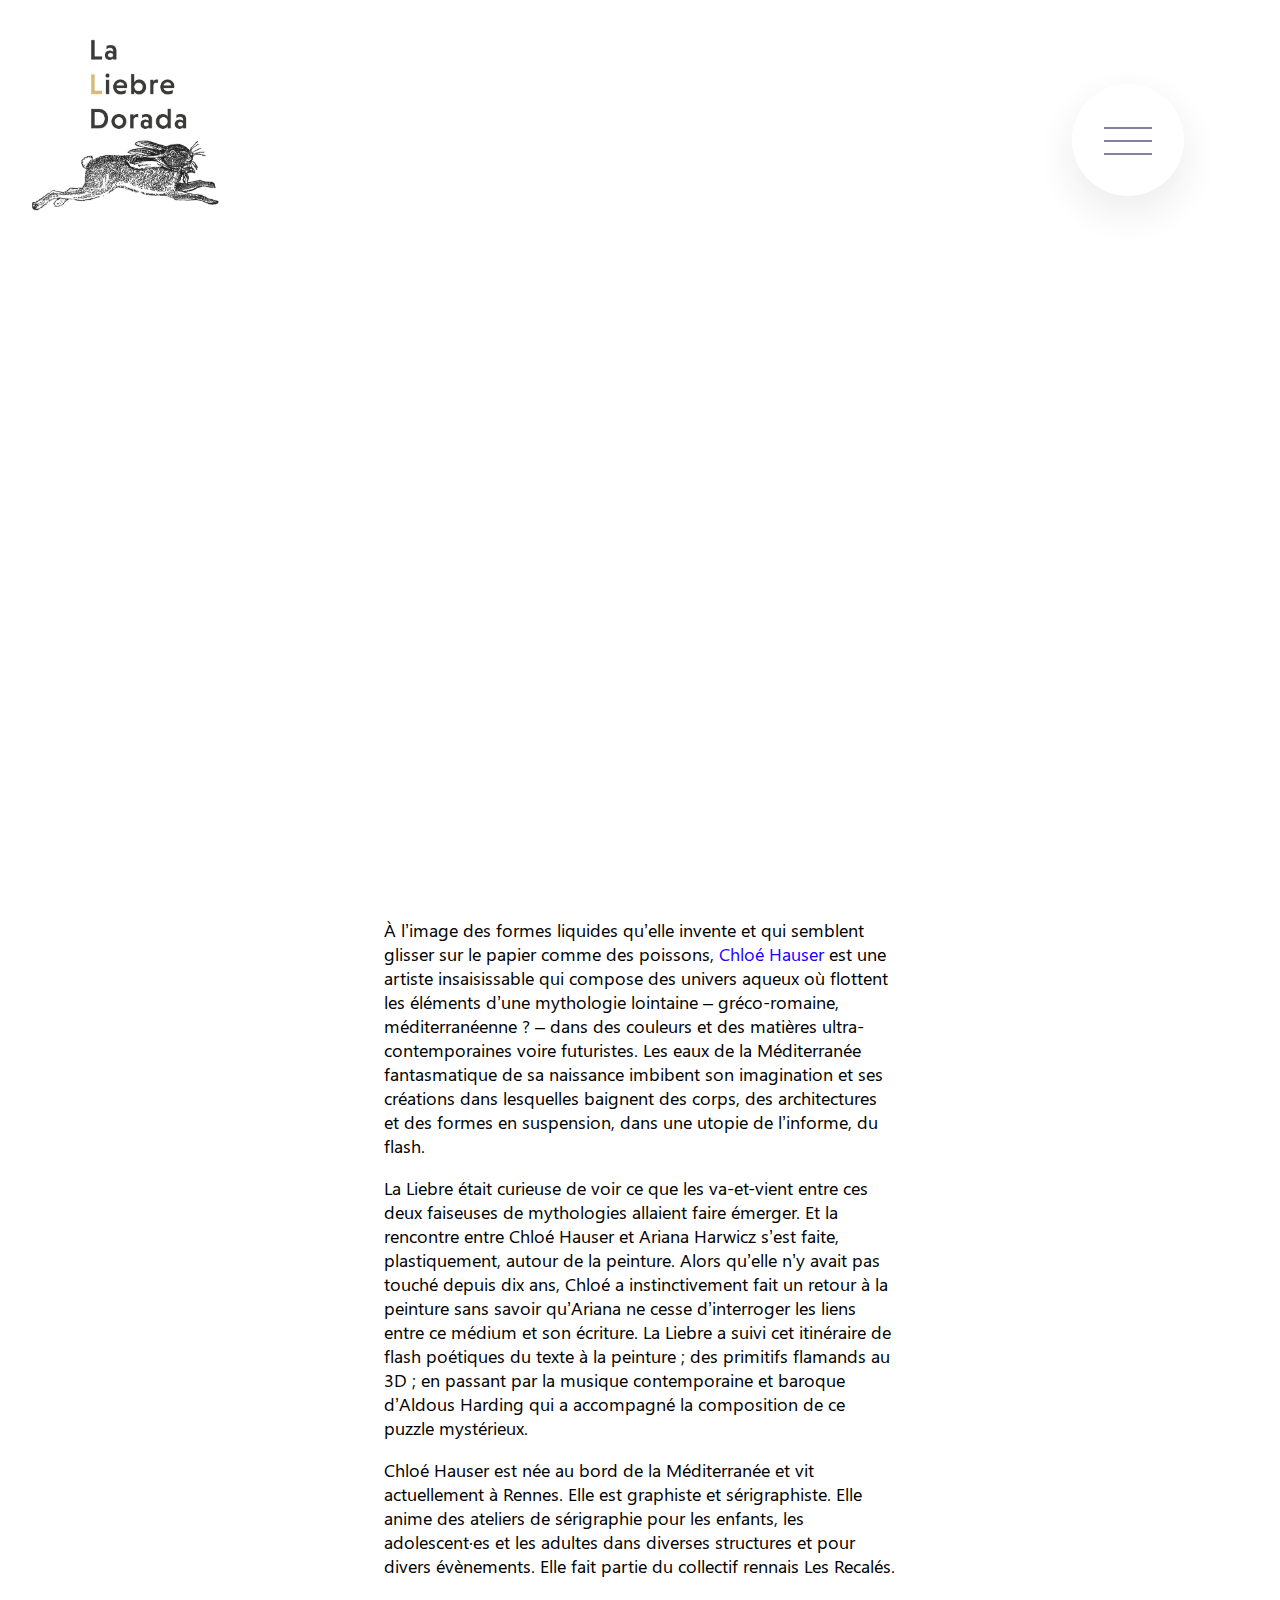
<file: artiste.html>
<!DOCTYPE html>
<html lang="fr">

<head>
    <meta charset="UTF-8">
    <meta name="viewport" content="width=device-width, initial-scale=1.0">
    <meta http-equiv="X-UA-Compatible" content="ie=edge">
    <title>Chloé Hauser</title>
    <link rel="stylesheet" href="style.css">
</head>

<body>
    <div class="navigation">
        <input type="checkbox" class="navigationCheckbox" id="navi">
        <label for="navi" class="navigationBtn">
    <span class="navigationIcon"></span>
</label>

        <div class="navigationBg"></div>

        <nav class="nav">
            <ul class="navigationListe">
                <li class="navigationItem">
                    <a href="france.html" class="liens">français</a>
                </li>
                <li class="navigationItem">
                    <a href="index.html" class="liens">español</a>
                </li>
                <li class="navigationItem">
                    <a href="breizh.html" class="liens">brezhoneg</a>
                </li>

                <li class="navigationItem">
                    <a href="autrice.html" target="blank" class="liens">L'autrice</a>
                </li>
                <li class="navigationItem">
                    <a href="artiste.html" target="blank" class="liens">L'artiste</a>
                </li>
                <li class="navigationItem">
                    <a href="https://laliebreeditions.wordpress.com " target="blank" class="liens">La Liebre</a>
                </li>
            </ul>

        </nav>
    </div>
    <div class="cover">
        <a href="https://laliebreeditions.wordpress.com" target="blank"><img class="logo" src="ressources/logo-liebre.jpeg" /></a>
        <h1 class="title">Ch<span class="dorada">l</span></l>oé Hauser</h1>
    </div>
    <div class="section">
        <p>
            À l’image des formes liquides qu’elle invente et qui semblent glisser sur le papier comme des poissons,
            <a href="http://chloe.hauser.free.fr/" traget="blank">Chloé Hauser</a> est une artiste insaisissable qui compose des univers aqueux où flottent les éléments d’une mythologie lointaine – gréco-romaine, méditerranéenne ? – dans des couleurs
            et des matières ultra-contemporaines voire futuristes. Les eaux de la Méditerranée fantasmatique de sa naissance imbibent son imagination et ses créations dans lesquelles baignent des corps, des architectures et des formes en suspension, dans
            une utopie de l’informe, du flash. </p>
        <p>La Liebre était curieuse de voir ce que les va-et-vient entre ces deux faiseuses de mythologies allaient faire émerger. Et la rencontre entre Chloé Hauser et Ariana Harwicz s’est faite, plastiquement, autour de la peinture. Alors qu’elle n’y avait
            pas touché depuis dix ans, Chloé a instinctivement fait un retour à la peinture sans savoir qu’Ariana ne cesse d’interroger les liens entre ce médium et son écriture. La Liebre a suivi cet itinéraire de flash poétiques du texte à la peinture
            ; des primitifs flamands au 3D ; en passant par la musique contemporaine et baroque d’Aldous Harding qui a accompagné la composition de ce puzzle mystérieux.
        </p>
        <p>Chloé Hauser est née au bord de la Méditerranée et vit actuellement à Rennes. Elle est graphiste et sérigraphiste. Elle anime des ateliers de sérigraphie pour les enfants, les adolescent·es et les adultes dans diverses structures et pour divers
            évènements. Elle fait partie du collectif rennais Les Recalés.
        </p>
    </div>
    <script src="https://cdnjs.cloudflare.com/ajax/libs/gsap/3.6.1/gsap.min.js "></script>
    <script src="app.js "></script>
</body>

</html>
</file>
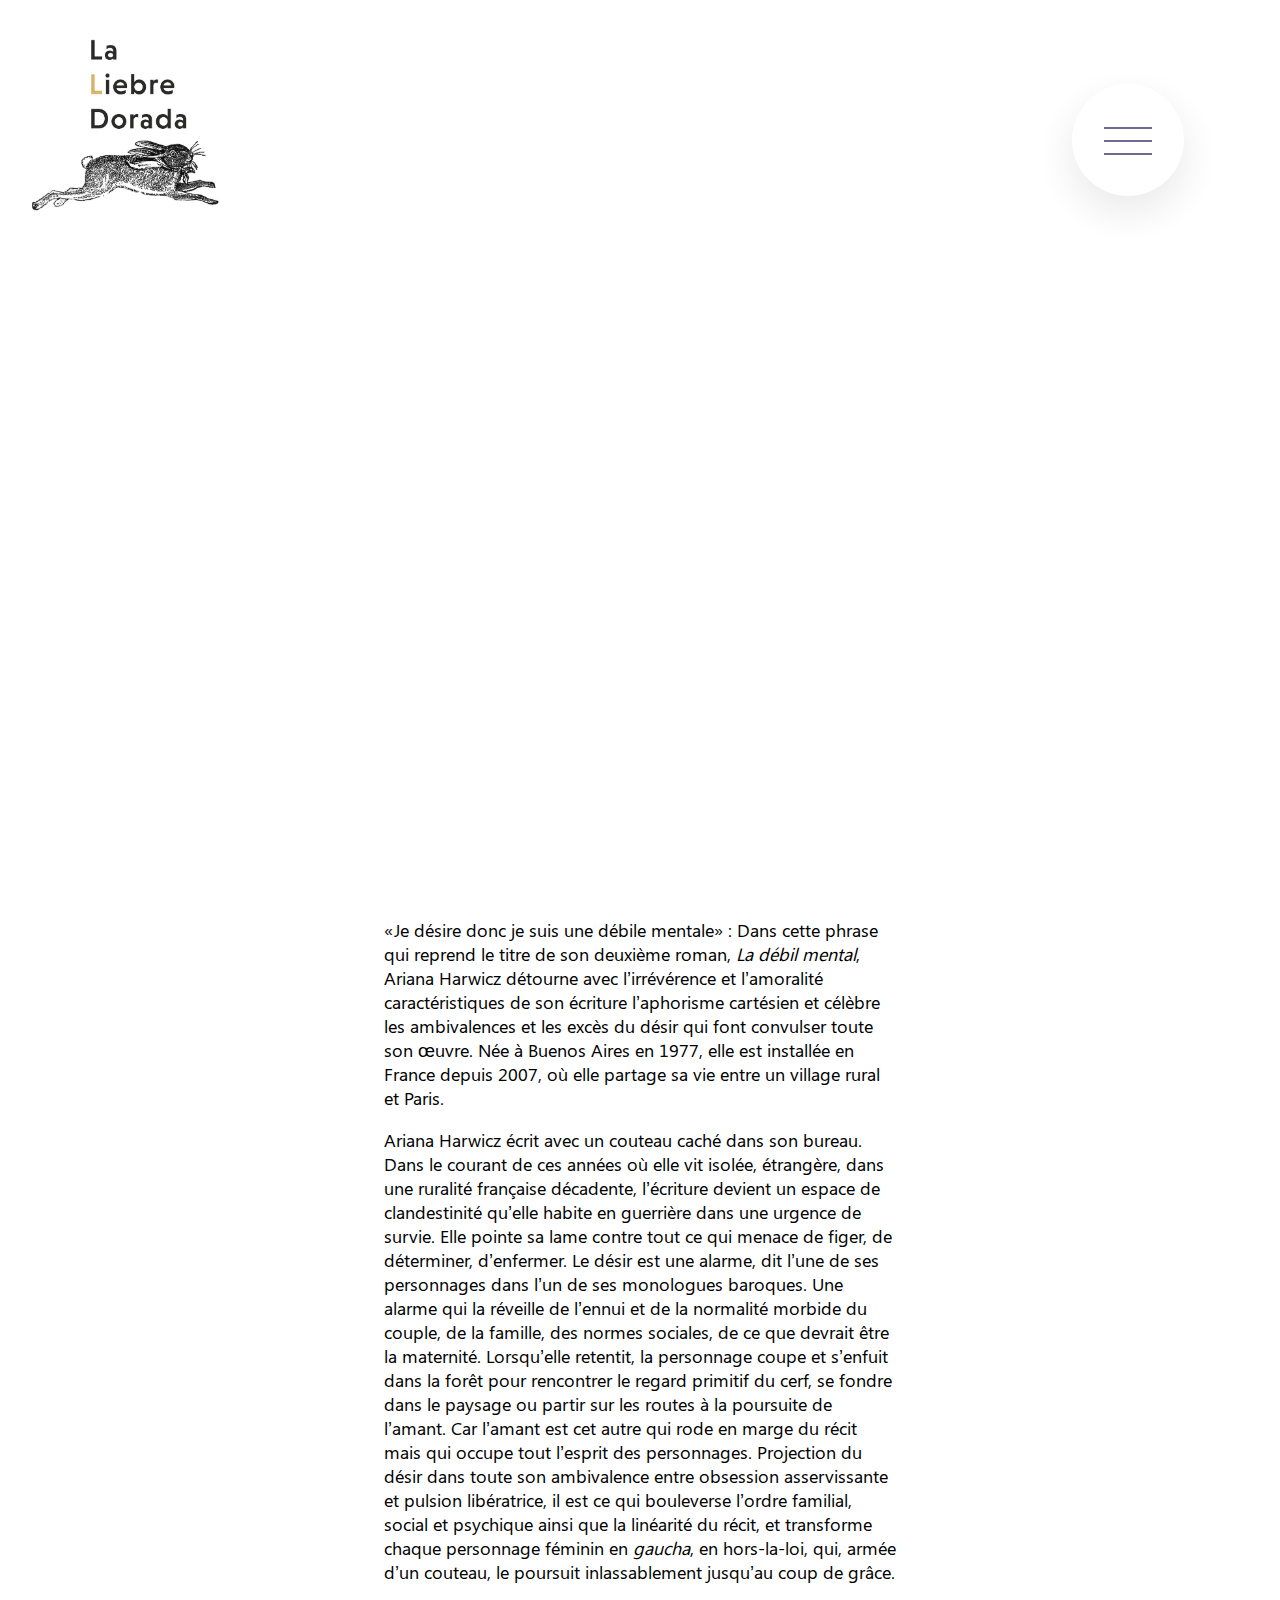
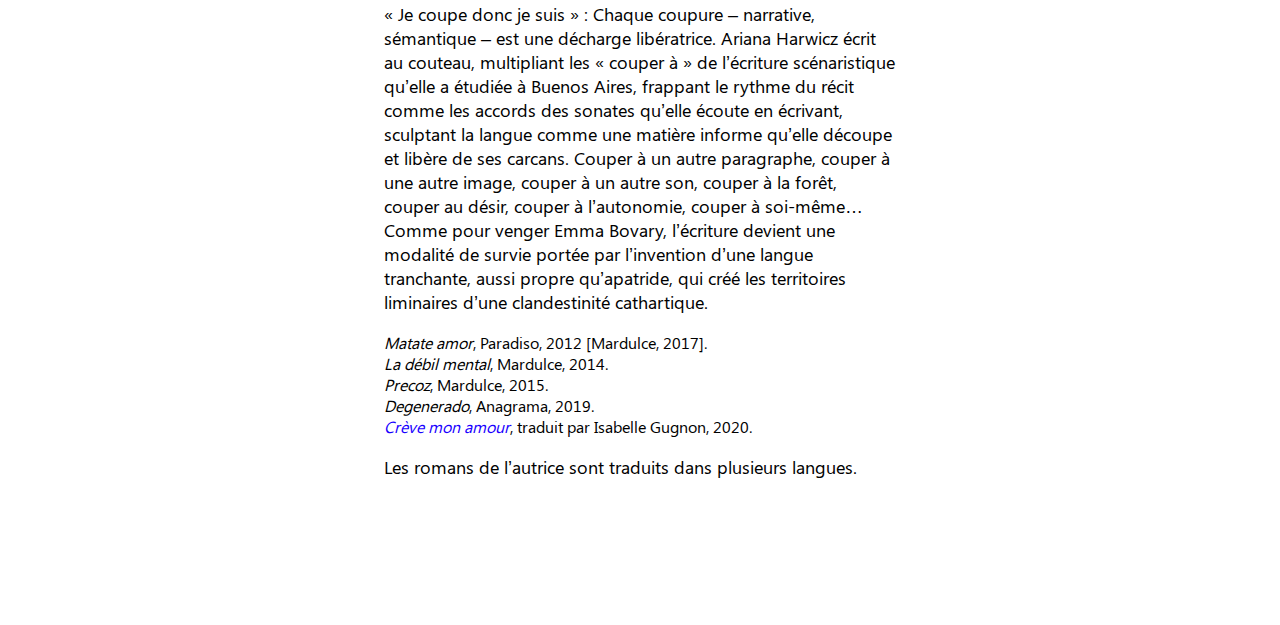
<file: autrice.html>
<!DOCTYPE html>
<html lang="fr">

<head>
    <meta charset="UTF-8">
    <meta name="viewport" content="width=device-width, initial-scale=1.0">
    <meta http-equiv="X-UA-Compatible" content="ie=edge">
    <title> Ariana Harwicz </title>
    <link rel="stylesheet" href="style.css">
</head>

<body>

    <div class="navigation">
        <input type="checkbox" class="navigationCheckbox" id="navi">
        <label for="navi" class="navigationBtn">
        <span class="navigationIcon"></span>
    </label>

        <div class="navigationBg"></div>

        <nav class="nav">
            <ul class="navigationListe">
                <li class="navigationItem">
                    <a href="france.html" class="liens">français</a>
                </li>
                <li class="navigationItem">
                    <a href="index.html" class="liens">español</a>
                </li>
                <li class="navigationItem">
                    <a href="breizh.html" class="liens">brezhoneg</a>
                </li>

                <li class="navigationItem">
                    <a href="autrice.html" target="blank" class="liens">L'autrice</a>
                </li>
                <li class="navigationItem">
                    <a href="artiste.html" target="blank" class="liens">L'artiste</a>
                </li>
                <li class="navigationItem">
                    <a href="https://laliebreeditions.wordpress.com " target="blank" class="liens">La Liebre</a>
                </li>
            </ul>

        </nav>
    </div>
    <div class="cover">
        <a href="https://laliebreeditions.wordpress.com" target="blank"><img class="logo" src="ressources/logo-liebre.jpeg" /></a>
        <h1 class="title">
            Ariana Harwicz </h1>
    </div>
    <div class="section">
        <p>
            «Je désire donc je suis une débile mentale» : Dans cette phrase qui reprend le titre de son deuxième roman, <em>La débil mental</em>, Ariana Harwicz détourne avec l’irrévérence et l’amoralité caractéristiques de son écriture l’aphorisme cartésien
            et célèbre les ambivalences et les excès du désir qui font convulser toute son œuvre. Née à Buenos Aires en 1977, elle est installée en France depuis 2007, où elle partage sa vie entre un village rural et Paris. </p>
        <p>Ariana Harwicz écrit avec un couteau caché dans son bureau. Dans le courant de ces années où elle vit isolée, étrangère, dans une ruralité française décadente, l’écriture devient un espace de clandestinité qu’elle habite en guerrière dans une
            urgence de survie. Elle pointe sa lame contre tout ce qui menace de figer, de déterminer, d’enfermer. Le désir est une alarme, dit l’une de ses personnages dans l’un de ses monologues baroques. Une alarme qui la réveille de l’ennui et de la
            normalité morbide du couple, de la famille, des normes sociales, de ce que devrait être la maternité. Lorsqu’elle retentit, la personnage coupe et s’enfuit dans la forêt pour rencontrer le regard primitif du cerf, se fondre dans le paysage
            ou partir sur les routes à la poursuite de l’amant. Car l’amant est cet autre qui rode en marge du récit mais qui occupe tout l’esprit des personnages. Projection du désir dans toute son ambivalence entre obsession asservissante et pulsion
            libératrice, il est ce qui bouleverse l’ordre familial, social et psychique ainsi que la linéarité du récit, et transforme chaque personnage féminin en <em>gaucha</em>, en hors-la-loi, qui, armée d’un couteau, le poursuit inlassablement jusqu’au
            coup de grâce. </p>
        <p> « Je coupe donc je suis » : Chaque coupure – narrative, sémantique – est une décharge libératrice. Ariana Harwicz écrit au couteau, multipliant les « couper à » de l’écriture scénaristique qu’elle a étudiée à Buenos Aires, frappant le rythme du
            récit comme les accords des sonates qu’elle écoute en écrivant, sculptant la langue comme une matière informe qu’elle découpe et libère de ses carcans. Couper à un autre paragraphe, couper à une autre image, couper à un autre son, couper à
            la forêt, couper au désir, couper à l’autonomie, couper à soi-même… Comme pour venger Emma Bovary, l’écriture devient une modalité de survie portée par l’invention d’une langue tranchante, aussi propre qu’apatride, qui créé les territoires
            liminaires d’une clandestinité cathartique. </p>
        <ul>
            <li><em>Matate amor</em>, Paradiso, 2012 [Mardulce, 2017].</li>
            <li><em>La débil mental</em>, Mardulce, 2014.</li>
            <li><em>Precoz</em>, Mardulce, 2015.</li>
            <li><em>Degenerado</em>, Anagrama, 2019.</li>
            <li><em><a href="https://www.seuil.com/ouvrage/creve-mon-amour-ariana-harwicz/9782021424973" target="blank">Crève mon amour</a></em>, traduit par Isabelle Gugnon, 2020.</li>
        </ul>
        <p> Les romans de l’autrice sont traduits dans plusieurs langues.</p>
    </div>
    <script src=" https://cdnjs.cloudflare.com/ajax/libs/gsap/3.6.1/gsap.min.js "></script>
    <script src="app.js "></script>
</body>

</html>
</file>
<file: style.css>
@font-face {
    font-family: 'Segoe UI Regular';
    font-style: normal;
    font-weight: normal;
    src: local('Segoe UI Regular'), url('Segoe UI.woff') format('woff');
}

@font-face {
    font-family: 'Segoe UI Italic';
    font-style: normal;
    font-weight: normal;
    src: local('Segoe UI Italic'), url('Segoe UI Italic.woff') format('woff');
}

@font-face {
    font-family: 'Segoe UI Bold';
    font-style: normal;
    font-weight: normal;
    src: local('Segoe UI Bold'), url('Segoe UI Bold.woff') format('woff');
}

@font-face {
    font-family: 'Segoe UI Bold Italic';
    font-style: normal;
    font-weight: normal;
    src: local('Segoe UI Bold Italic'), url('Segoe UI Bold Italic.woff') format('woff');
}

html {
    font-family: Segoe UI Regular, Tahoma, Geneva, Verdana, sans-serif;
}

body {
    margin: 0;
    padding: 0;
    height: 100vh;
}

h1 {
    position: absolute;
    top: 40%;
    left: 50%;
    font-size: 120px;
    text-align: center;
    color: rgb(24, 23, 23);
    width: 100%;
    text-transform: uppercase;
}

h2 {
    position: absolute;
    top: 65%;
    left: 50%;
    font-size: 80px;
    text-align: center;
    color: rgb(24, 23, 23);
    width: 100%;
}

ul {
    list-style-type: none;
    padding: 0;
}

a {
    text-decoration: none;
    color: #1900ff;
}

img {
    width: 100%;
    height: 100vh;
    object-fit: cover;
    width: 100%;
    padding: 0;
}

.title {
    opacity: 0;
    visibility: hidden;
    transform: translate(-50%, -30%);
    ;
}

.paragraphe {
    margin-top: 50px;
}


/* svg*/

.circle-btn {
    position: relative;
    height: 100px;
    margin-top: 50px;
}

.circle-btn span {
    position: absolute;
    top: 50%;
    left: 50%;
    transform: translate(-50%, -50%);
    font-size: 30px;
}

svg {
    position: absolute;
    top: 50%;
    left: 50%;
    transform: translate(-50%, -50%);
}

.filled {
    stroke: #1900ff;
    stroke-width: 10;
    stroke-dasharray: 1;
    stroke-dashoffset: 1;
    transition: stroke-dashoffset 0.4s ease-in-out;
}


/* Navigation*/

.navigationCheckbox {
    display: none;
}

.dorada {
    color: rgb(212, 177, 101);
    opacity: 0;
    visibility: hidden;
}

.logo {
    height: 250px;
    width: 250px;
    opacity: 0;
    visibility: hidden;
}

.navigationBg {
    margin-top: 20px;
    height: 96px;
    width: 96px;
    border-radius: 50%;
    position: fixed;
    top: 72px;
    right: 104px;
    background-image: radial-gradient(#1900ff, #4a4291);
    z-index: 1000;
    transition: transform 0.8s cubic-bezier(0.86, 0, 0.07, 1);
    opacity: 0;
    visibility: hidden;
}

.navigationBtn {
    margin-top: 20px;
    background-color: #fff;
    height: 112px;
    width: 112px;
    position: fixed;
    top: 64px;
    right: 96px;
    border-radius: 50%;
    z-index: 2000;
    box-shadow: 0 16px 48px rgba(0, 0, 0, 0.1);
    text-align: center;
    cursor: pointer;
    opacity: 0;
    visibility: hidden;
}


/* trait du milieu */

.navigationIcon {
    position: relative;
    margin-top: 56px;
    width: 48px;
    height: 2px;
    background: #5f5785;
    display: inline-block;
}


/* deux autres traits */

.navigationIcon::before,
.navigationIcon::after {
    width: 48px;
    height: 2px;
    background-color: #5f5785;
    content: '';
    position: absolute;
    left: 0;
    transition: all 0.2s;
}

.navigationIcon::before {
    top: -12.8px;
}

.navigationIcon::after {
    top: 12.8px;
}

.nav {
    height: 100vh;
    position: fixed;
    width: 0;
    opacity: 0;
    z-index: 1500;
    transition: all 0.8s cubic-bezier(0.68, -0.55, 0.265, 1.55);
}

.navigationListe {
    position: absolute;
    top: 50%;
    left: 50%;
    transform: translate(-50%, -50%);
    list-style-type: none;
    text-align: center;
    width: 100%;
}

.liens {
    display: inline-block;
    margin-top: 16px;
    font-size: 48px;
    color: #fff;
    text-decoration: none;
}

.liens:hover {
    text-decoration: underline;
    text-decoration-color: white;
}

.navigationCheckbox:checked~.navigationBg {
    transform: scale(80);
}

.navigationCheckbox:checked~.nav {
    opacity: 1;
    width: 100%;
}

.navigationCheckbox:checked+.navigationBtn .navigationIcon {
    background-color: transparent;
}

.navigationCheckbox:checked+.navigationBtn .navigationIcon::before {
    top: 0;
    transform: rotate(135deg);
}

.navigationCheckbox:checked+.navigationBtn .navigationIcon::after {
    top: 0;
    transform: rotate(-135deg);
}

.cover {
    height: 100%;
    width: 100%;
    background-color: white;
    background-size: cover;
    position: relative;
}

.section {
    padding-left: 30%;
    padding-right: 30%;
    padding-bottom: 10%;
}

img {
    object-fit: contain;
    width: 100%;
    padding: 0;
}

.img-container {
    padding-top: 20%;
    object-fit: contain;
}

.footer {
    margin-top: 50px;
}

.ours {
    position: absolute;
    top: 50%;
    left: 50%;
    transform: translate(-50%, -50%);
    width: 600px;
    background: rgba(255, 255, 255, 0.8);
    border-style: dotted;
    border-color: black;
    color: black;
}

.sousTitreTxt {
    font-size: 45px;
    text-align: center;
}

p {
    font-size: 18px;
}

.iconify {
    width: 36px;
    height: 36px;
    color: rgb(24, 23, 23);
    position: relative;
}

.rs {
    display: flex;
    justify-content: flex-start;
    align-items: flex-start;
}

.li {
    list-style-type: none;
}

.padding {
    padding-left: 20px;
    padding-right: 20px;
    font-size: 16px;
}

@media screen and (max-width:1201px) {
    h1 {
        font-size: 100px;
    }
}

@media screen and (max-width:1024px) {
    .navigationIcon::before {
        top: -6.4px;
    }
    .navigationIcon::after {
        top: 6.4px;
    }
    /* deux autres traits */
    .navigationIcon::before,
    .navigationIcon::after {
        width: 24px;
        height: 1px;
    }
    h1 {
        top: 40%;
        left: 50%;
        font-size: 48px;
    }
    h2 {
        top: 70%;
        left: 50%;
        font-size: 40px;
    }
    p {
        font-size: 16px;
    }
    .logo {
        height: 125px;
        width: 125px;
        opacity: 0;
        visibility: hidden;
    }
    .navigationBtn {
        width: 60px;
        height: 60px;
        top: 32px;
        right: 50px;
        box-shadow: 0 8px 24px rgba(0, 0, 0, 0.1);
    }
    .navigationBg {
        height: 48px;
        width: 48px;
        top: 35px;
        right: 52px;
    }
    .navigationIcon {
        width: 24px;
        height: 1px;
        margin-top: 30px;
    }
    .ours {
        width: 90%;
        font-size: 12px;
    }
    .section {
        padding-left: 5%;
        padding-right: 5%;
        padding-bottom: 10%;
    }
}

@media screen and (max-width:500px) {
    .liens {
        font-size: 24px;
    }
    .img-cover {
        object-fit: contain;
    }
}
</file>
